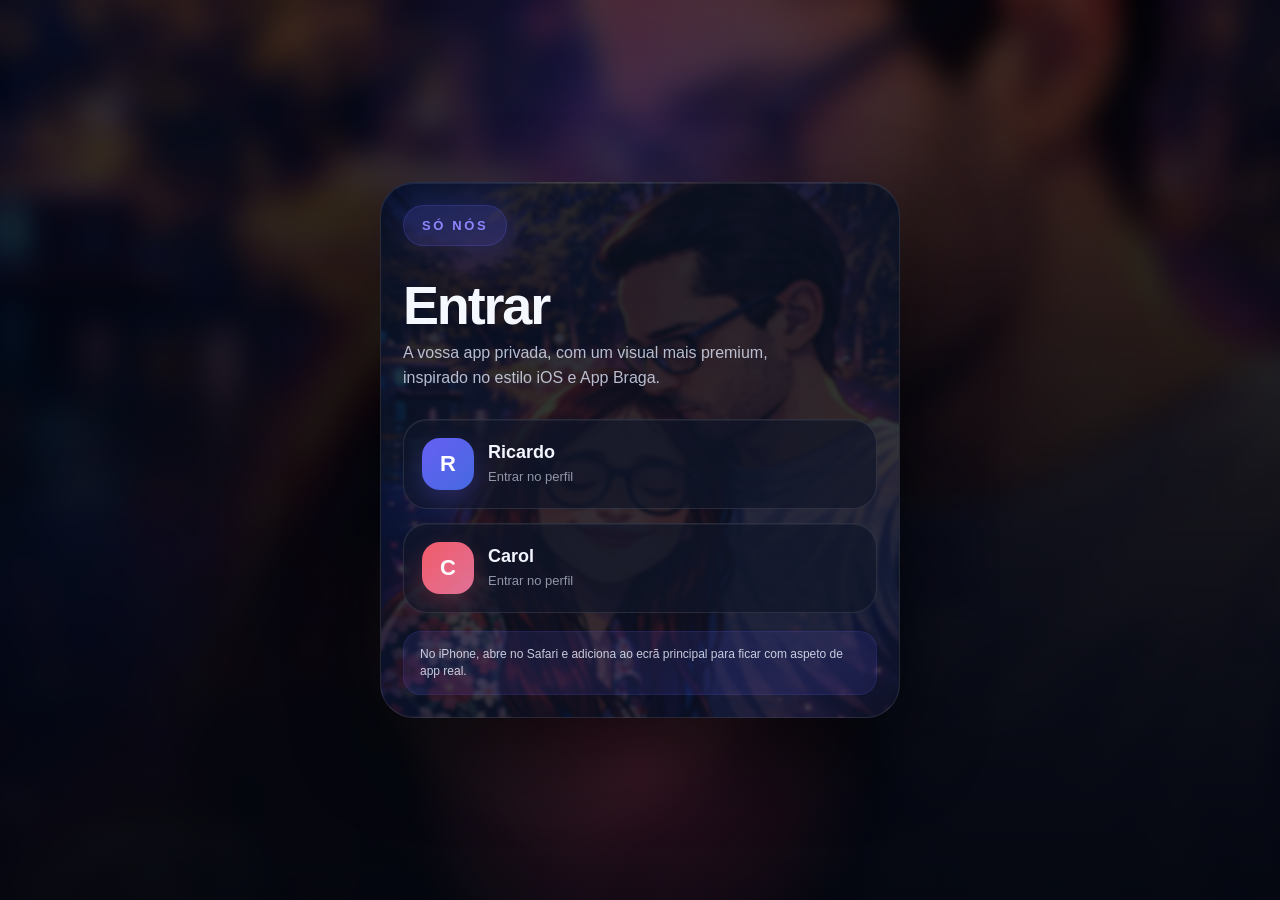
<file: index.html>
<!DOCTYPE html>
<html lang="pt">
<head>
  <meta charset="UTF-8">
  <meta name="viewport" content="width=device-width,initial-scale=1,maximum-scale=1,user-scalable=no,viewport-fit=cover">
  <title>Início - Só Nós</title>
  <link rel="stylesheet" href="style.css">
  <link rel="manifest" href="manifest.json">
  <meta name="apple-mobile-web-app-capable" content="yes">
  <meta name="apple-mobile-web-app-status-bar-style" content="black-translucent">
  <meta name="apple-mobile-web-app-title" content="Só Nós">
  <meta name="theme-color" content="#070b14">
  <link rel="apple-touch-icon" href="icon-180.png">
</head>
<body data-page="dashboard" data-requires-login="true">
  <div class="app-shell">
    <aside class="sidebar">
      <div class="brand-card">
        <p class="eyebrow">SÓ NÓS</p>
        <h1>Lista<br>Privada</h1>
        <p>Uma experiência premium para gerir a vossa lista em conjunto.</p>
        <div class="user-chip">
          <div class="avatar" data-user-initial>U</div>
          <div>
            <strong data-user-name>Utilizador</strong>
            <div style="color:var(--muted);font-size:13px">Sessão ativa</div>
          </div>
        </div>
      </div>

      <nav class="side-nav">
        <a class="nav-link" data-nav="dashboard" href="index.html">🏠 Início</a>
        <a class="nav-link" data-nav="add" href="add.html">➕ Adicionar</a>
        <a class="nav-link" data-nav="list" href="list.html">🧺 Lista</a>
        <a class="nav-link" data-nav="history" href="history.html">📜 Histórico</a>
      </nav>

      <div class="side-footer">
        <button class="side-btn danger" data-logout>Sair</button>
      </div>
    </aside>

    <main class="main">
      <header class="topbar">
        <div class="page-title">
          <h2 data-page-title>Início</h2>
          <p data-page-sub>Estado atual minimalista da vossa lista.</p>
        </div>
        <div class="top-actions"></div>
      </header>

      <div class="grid">
        <section class="panel">
          <div class="panel-head">
            <div>
              <h3>Perfil ativo</h3>
              <p>Quem está a usar a app agora</p>
            </div>
            <span class="badge">Online</span>
          </div>
          <div class="user-chip" style="margin-top:0">
            <div class="avatar" data-user-initial>U</div>
            <div>
              <strong data-user-name>Utilizador</strong>
              <div style="color:var(--muted);font-size:13px">Lista partilhada ativa</div>
            </div>
          </div>
        </section>

        <section class="hero-card">
          <div>
            <h3>Dashboard da lista partilhada</h3>
            <p>Um resumo mais limpo, rápido e com foco no que interessa.</p>
            <div class="hero-actions">
              <a class="primary-btn" href="add.html">Adicionar produto</a>
              <a class="secondary-btn" href="list.html">Abrir lista</a>
              <a class="ghost-btn" href="history.html">Ver histórico</a>
            </div>
          </div>
          <div class="panel" style="padding:16px">
            <div class="panel-head">
              <div>
                <h3>Estado atual</h3>
                <p>Contagem rápida dos itens</p>
              </div>
              <span class="badge">Live</span>
            </div>
            <div id="statsGrid" class="stats-grid"></div>
          </div>
        </section>
      </div>
    </main>
  </div>

  <nav class="bottom-nav">
    <div class="bottom-nav-grid">
      <a class="bottom-link" data-nav="dashboard" href="index.html">Início</a>
      <a class="bottom-link" data-nav="add" href="add.html">Adicionar</a>
      <a class="bottom-link" data-nav="list" href="list.html">Lista</a>
      <a class="bottom-link" data-nav="history" href="history.html">Histórico</a>
    </div>
  </nav>

  <script src="shared.js"></script>
  <script>
    fillShell('Início','Estado atual minimalista da vossa lista.');
    renderStats('statsGrid');
  </script>
</body>
</html>
</file>
<file: style.css>
*{box-sizing:border-box;-webkit-tap-highlight-color:transparent}
:root{
  --bg:#0b1220;
  --bg-soft:#0f1728;
  --card:#121c2e;
  --card-2:#17243a;
  --line:rgba(255,255,255,.08);
  --text:#eef4ff;
  --muted:#95a6c4;
  --accent:#6c63ff;
  --accent-soft:rgba(108,99,255,.16);
  --success:#24c26a;
  --warning:#ffbf47;
  --danger:#ff5c6c;
  --shadow:0 20px 60px rgba(0,0,0,.32);
  --radius:24px;
}
body.light{
  --bg:#eef3fb;
  --bg-soft:#f5f7fc;
  --card:#ffffff;
  --card-2:#f4f7fc;
  --line:rgba(17,24,39,.08);
  --text:#152238;
  --muted:#6e7d96;
  --accent:#5a54f9;
  --accent-soft:rgba(90,84,249,.12);
  --success:#1ea95e;
  --warning:#d49422;
  --danger:#d94b5a;
  --shadow:0 18px 45px rgba(32,49,89,.12);
}
html,body{margin:0;padding:0;background:linear-gradient(180deg,var(--bg),var(--bg-soft));color:var(--text);font-family:Inter,Arial,sans-serif;min-height:100%}
body{overflow-x:hidden}
a{text-decoration:none;color:inherit}
.hidden{display:none!important}

.login-body{min-height:100vh;display:flex;align-items:center;justify-content:center;padding:24px}
.login-wrap{width:min(980px,100%);display:grid;grid-template-columns:1.05fr .95fr;gap:18px}
.login-brand,.login-panel{
  background:linear-gradient(180deg,var(--card),var(--card-2));
  border:1px solid var(--line);
  border-radius:32px;
  box-shadow:var(--shadow);
}
.login-brand{padding:28px;display:flex;flex-direction:column;justify-content:space-between;min-height:620px}
.logo-badge{display:inline-flex;align-items:center;gap:10px;background:var(--accent-soft);color:var(--accent);padding:10px 14px;border-radius:999px;font-size:13px;font-weight:800;letter-spacing:.08em;text-transform:uppercase}
.login-title{margin:24px 0 10px;font-size:42px;line-height:1.02}
.login-sub{color:var(--muted);font-size:16px;max-width:520px}
.feature-grid{display:grid;grid-template-columns:1fr 1fr;gap:12px;margin-top:26px}
.feature-card{background:rgba(255,255,255,.03);border:1px solid var(--line);border-radius:22px;padding:16px}
.feature-card strong{display:block;font-size:26px;margin-bottom:6px}
.feature-card span{color:var(--muted);font-size:13px}
.login-panel{padding:26px}
.panel-top{display:flex;align-items:center;justify-content:space-between;gap:12px;margin-bottom:18px}
.theme-toggle{width:48px;height:48px;border:none;border-radius:18px;background:var(--bg-soft);color:var(--text);cursor:pointer}
.login-card{background:rgba(255,255,255,.03);border:1px solid var(--line);border-radius:26px;padding:22px}
.login-card h2{margin:0 0 8px;font-size:28px}
.login-card p{margin:0;color:var(--muted)}
.user-grid{display:grid;grid-template-columns:1fr 1fr;gap:12px;margin-top:20px}
.user-btn{
  display:flex;align-items:center;gap:12px;border:none;cursor:pointer;
  background:var(--bg-soft);border-radius:22px;padding:16px;color:var(--text);border:1px solid var(--line)
}
.avatar{
  width:44px;height:44px;border-radius:16px;display:flex;align-items:center;justify-content:center;
  background:var(--accent-soft);color:var(--accent);font-size:22px;font-weight:700
}
.user-btn strong{display:block;text-align:left}
.user-btn span{display:block;color:var(--muted);font-size:12px;text-align:left}
.info-strip{margin-top:16px;padding:14px 16px;border-radius:18px;background:var(--accent-soft);color:var(--text);font-size:14px}
.install-note{margin-top:16px;color:var(--muted);font-size:13px;line-height:1.5}

.app-shell{
  min-height:100vh;display:grid;grid-template-columns:280px minmax(0,1fr);
}
.sidebar{
  position:sticky;top:0;height:100vh;padding:20px 16px 16px;
  background:rgba(9,14,24,.72);backdrop-filter:blur(16px);border-right:1px solid var(--line)
}
body.light .sidebar{background:rgba(255,255,255,.72)}
.brand-card{
  background:linear-gradient(180deg,var(--card),var(--card-2));border:1px solid var(--line);
  border-radius:28px;padding:18px;box-shadow:var(--shadow)
}
.brand-card .eyebrow{font-size:12px;letter-spacing:.18em;text-transform:uppercase;color:var(--accent);font-weight:800;margin:0 0 8px}
.brand-card h1{font-size:28px;line-height:1.05;margin:0}
.brand-card p{margin:10px 0 0;color:var(--muted);font-size:14px}
.user-chip{
  display:flex;align-items:center;gap:12px;margin-top:16px;padding:12px;border-radius:20px;background:var(--bg-soft);border:1px solid var(--line)
}
.user-chip .avatar{width:38px;height:38px;border-radius:14px}
.side-nav{display:grid;gap:10px;margin-top:18px}
.nav-link{
  display:flex;align-items:center;gap:12px;padding:14px 16px;border-radius:18px;background:transparent;
  color:var(--muted);font-weight:700;border:1px solid transparent
}
.nav-link.active{background:var(--accent-soft);color:var(--accent);border-color:rgba(108,99,255,.12)}
.nav-link:hover{background:rgba(255,255,255,.03);color:var(--text)}
.side-footer{margin-top:18px;display:grid;gap:10px}
.side-btn{
  width:100%;border:none;border-radius:18px;padding:14px 16px;background:var(--card);color:var(--text);cursor:pointer;font-weight:700;border:1px solid var(--line)
}
.side-btn.danger{color:var(--danger)}
.main{padding:20px 20px 110px;min-width:0}
.topbar{display:flex;align-items:center;justify-content:space-between;gap:14px;margin-bottom:16px}
.page-title h2{margin:0;font-size:30px}
.page-title p{margin:8px 0 0;color:var(--muted)}
.top-actions{display:flex;gap:10px}
.icon-btn{
  width:48px;height:48px;border:none;border-radius:18px;background:var(--card);
  color:var(--text);border:1px solid var(--line);cursor:pointer;box-shadow:var(--shadow)
}
.grid{display:grid;gap:14px}
.stats-grid{display:grid;grid-template-columns:repeat(4,1fr);gap:12px}
.stat-card,.panel,.hero-card{
  background:linear-gradient(180deg,var(--card),var(--card-2));
  border:1px solid var(--line);border-radius:28px;box-shadow:var(--shadow)
}
.stat-card{padding:18px}
.stat-card span{display:block;color:var(--muted);font-size:13px;margin-bottom:8px}
.stat-card strong{font-size:32px}
.hero-card{padding:20px;display:grid;grid-template-columns:1.2fr .8fr;gap:16px}
.hero-card h3{margin:0 0 10px;font-size:28px}
.hero-card p{margin:0;color:var(--muted);line-height:1.55}
.hero-actions{display:flex;gap:10px;flex-wrap:wrap;margin-top:16px}
.primary-btn,.secondary-btn,.danger-btn,.ghost-btn{
  border:none;border-radius:18px;padding:14px 18px;font-size:15px;font-weight:800;cursor:pointer
}
.primary-btn{background:var(--accent);color:#fff}
.secondary-btn{background:var(--accent-soft);color:var(--text)}
.danger-btn{background:rgba(255,92,108,.14);color:var(--danger)}
.ghost-btn{background:var(--bg-soft);color:var(--text);border:1px solid var(--line)}
.panel{padding:18px}
.panel-head{display:flex;align-items:end;justify-content:space-between;gap:12px;margin-bottom:14px}
.panel-head h3{margin:0 0 6px;font-size:22px}
.panel-head p{margin:0;color:var(--muted)}
.badge{display:inline-flex;align-items:center;justify-content:center;padding:8px 12px;border-radius:999px;background:var(--accent-soft);color:var(--accent);font-size:13px;font-weight:800}
.form-grid,.filters-grid,.quick-grid{display:grid;grid-template-columns:repeat(2,1fr);gap:12px}
.quick-grid.three{grid-template-columns:repeat(3,1fr)}
.field{display:flex;flex-direction:column;gap:8px}
.field label{font-size:13px;font-weight:700;color:var(--muted)}
input,select,textarea{
  width:100%;background:var(--bg-soft);color:var(--text);border:1px solid var(--line);
  border-radius:18px;padding:14px 15px;font-size:16px;outline:none;resize:vertical
}
textarea{min-height:96px}
.actions-row{display:flex;flex-wrap:wrap;gap:10px;margin-top:14px}
.shopping-list,.history-list{display:grid;gap:10px}
.item-card{
  display:grid;grid-template-columns:auto 1fr auto;gap:12px;align-items:flex-start;
  padding:14px;border-radius:22px;background:var(--bg-soft);border:1px solid var(--line)
}
.item-card.highlight{background:linear-gradient(180deg,rgba(36,194,106,.10),var(--bg-soft));border-color:rgba(36,194,106,.24)}
.item-card.done .item-title{text-decoration:line-through;opacity:.7}
.check-btn{
  width:28px;height:28px;border-radius:999px;border:2px solid var(--line);background:transparent;cursor:pointer;margin-top:2px
}
.item-card.done .check-btn{background:var(--success);border-color:var(--success)}
.item-main{min-width:0}
.item-title-row{display:flex;align-items:center;gap:8px;flex-wrap:wrap}
.item-title{font-size:17px;font-weight:800}
.pill{display:inline-flex;align-items:center;padding:6px 9px;border-radius:999px;font-size:11px;font-weight:800;border:1px solid var(--line)}
.pill.store{color:var(--accent);background:var(--accent-soft)}
.pill.high{color:#fff;background:rgba(255,191,71,.22)}
.pill.normal,.pill.low{color:var(--muted)}
.item-meta,.history-meta{margin-top:8px;display:flex;gap:8px 14px;flex-wrap:wrap;font-size:13px;color:var(--muted)}
.item-notes{margin-top:10px;font-size:14px;line-height:1.45}
.item-actions{display:flex;gap:8px}
.mini-btn{
  width:40px;height:40px;border:none;border-radius:14px;background:var(--card);color:var(--text);cursor:pointer;border:1px solid var(--line)
}
.mini-btn.delete{color:var(--danger)}
.empty-state{text-align:center;padding:30px 18px;border-radius:22px;background:var(--bg-soft);border:1px dashed var(--line)}
.empty-state .empty-icon{font-size:38px;margin-bottom:10px}
.bottom-nav{
  display:none;position:fixed;left:50%;transform:translateX(-50%);bottom:14px;z-index:30;
  width:min(900px,calc(100% - 24px));padding:10px;border-radius:24px;
  background:rgba(10,15,24,.86);backdrop-filter:blur(18px);border:1px solid var(--line);box-shadow:var(--shadow)
}
body.light .bottom-nav{background:rgba(255,255,255,.86)}
.bottom-nav-grid{display:grid;grid-template-columns:repeat(4,1fr);gap:10px}
.bottom-link{
  min-height:50px;border-radius:18px;display:flex;align-items:center;justify-content:center;
  color:var(--muted);font-weight:800;background:transparent;border:1px solid transparent
}
.bottom-link.active{background:var(--accent-soft);color:var(--accent)}
.split-grid{display:grid;grid-template-columns:1fr 1fr;gap:14px}
.history-day{padding:16px;border-radius:22px;background:var(--bg-soft);border:1px solid var(--line)}
.history-day h4{margin:0 0 12px}
.history-total{margin-top:10px;color:var(--muted);font-weight:700}
@media (max-width:1024px){
  .app-shell{grid-template-columns:1fr}
  .sidebar{display:none}
  .main{padding-bottom:110px}
  .bottom-nav{display:block}
}
@media (max-width:760px){
  .login-wrap,.hero-card,.split-grid,.stats-grid,.quick-grid.three,.user-grid,.form-grid,.filters-grid{grid-template-columns:1fr}
  .login-brand{min-height:auto}
  .page-title h2{font-size:25px}
  .hero-card h3{font-size:23px}
  .topbar{align-items:flex-start;flex-direction:column}
}

.login-card{max-width:520px;margin:0 auto}
.user-grid{grid-template-columns:1fr 1fr}
.login-panel{display:flex;flex-direction:column;justify-content:center}


html, body{
  background:#0b1220;
}

body{
  padding-top: env(safe-area-inset-top);
}

.login-body{
  padding-top:max(24px, env(safe-area-inset-top));
  background:
    radial-gradient(circle at top center, rgba(108,99,255,.16), transparent 35%),
    linear-gradient(180deg, #07101f 0%, #0b1220 100%);
}

.login-brand{
  min-height:auto;
}

.login-title{
  font-size:48px;
  line-height:1.02;
  max-width:420px;
}

.login-sub{
  max-width:340px;
  margin-top:14px;
}

@media (max-width:760px){
  .login-wrap{
    grid-template-columns:1fr;
  }
  .login-brand{
    padding:22px;
  }
  .login-title{
    font-size:34px;
  }
  .login-sub{
    font-size:15px;
  }
}


/* PREMIUM LOGIN */
.login-premium-body{
  min-height:100vh;
  padding:0;
  margin:0;
  overflow:hidden;
  background:#070b14;
}
.login-premium-bg{
  position:fixed;
  inset:0;
  background:
    linear-gradient(180deg, rgba(5,8,18,.22), rgba(5,8,18,.72)),
    url('login-bg.jpg') center center / cover no-repeat;
  transform:scale(1.06);
}
.login-premium-overlay{
  position:fixed;
  inset:0;
  background:
    radial-gradient(circle at 50% 15%, rgba(108,99,255,.22), transparent 30%),
    radial-gradient(circle at 50% 85%, rgba(255,70,110,.16), transparent 24%),
    linear-gradient(180deg, rgba(4,7,15,.18) 0%, rgba(4,7,15,.60) 50%, rgba(4,7,15,.85) 100%);
  backdrop-filter: blur(6px);
}
.login-premium-shell{
  position:relative;
  z-index:2;
  min-height:100vh;
  display:flex;
  align-items:center;
  justify-content:center;
  padding:
    max(18px, env(safe-area-inset-top))
    18px
    max(18px, env(safe-area-inset-bottom));
}
.login-premium-card{
  width:min(520px, 100%);
  border-radius:34px;
  overflow:hidden;
  border:1px solid rgba(255,255,255,.10);
  background:
    linear-gradient(180deg, rgba(12,18,34,.84), rgba(12,18,34,.72)),
    url('login-panel.jpg') center center / cover no-repeat;
  box-shadow:
    0 30px 90px rgba(0,0,0,.45),
    inset 0 1px 0 rgba(255,255,255,.08);
  backdrop-filter: blur(22px);
}
.login-premium-top{
  padding:22px 22px 0;
}
.premium-badge{
  display:inline-flex;
  align-items:center;
  justify-content:center;
  padding:12px 18px;
  border-radius:999px;
  font-size:13px;
  letter-spacing:.2em;
  font-weight:900;
  color:#8e86ff;
  background:rgba(108,99,255,.18);
  border:1px solid rgba(108,99,255,.20);
  box-shadow:0 0 28px rgba(108,99,255,.16);
}
.login-premium-content{
  padding:26px 22px 22px;
}
.login-premium-copy h1{
  margin:8px 0 10px;
  font-size:54px;
  line-height:.95;
  letter-spacing:-.04em;
  color:#f6f8ff;
  text-shadow:0 8px 30px rgba(0,0,0,.30);
}
.login-premium-copy p{
  margin:0;
  font-size:16px;
  line-height:1.55;
  color:rgba(230,236,255,.78);
  max-width:420px;
}
.login-premium-users{
  display:grid;
  gap:14px;
  margin-top:28px;
}
.premium-user-btn{
  display:flex;
  align-items:center;
  gap:14px;
  width:100%;
  padding:18px;
  border-radius:24px;
  border:1px solid rgba(255,255,255,.10);
  background:rgba(16,22,40,.70);
  color:#f3f6ff;
  cursor:pointer;
  box-shadow:
    0 0 0 rgba(108,99,255,0),
    inset 0 1px 0 rgba(255,255,255,.05);
  transition:transform .18s ease, box-shadow .18s ease, border-color .18s ease, background .18s ease;
}
.premium-user-btn:hover,
.premium-user-btn:active{
  transform:translateY(-1px) scale(1.01);
}
.premium-user-btn.ricardo:hover,
.premium-user-btn.ricardo:active{
  border-color:rgba(108,99,255,.45);
  box-shadow:
    0 0 26px rgba(108,99,255,.25),
    0 12px 28px rgba(108,99,255,.14);
  background:rgba(20,28,54,.86);
}
.premium-user-btn.carol:hover,
.premium-user-btn.carol:active{
  border-color:rgba(255,95,108,.45);
  box-shadow:
    0 0 26px rgba(255,95,108,.22),
    0 12px 28px rgba(255,95,108,.12);
  background:rgba(28,20,42,.86);
}
.premium-avatar{
  width:52px;
  height:52px;
  border-radius:18px;
  display:flex;
  align-items:center;
  justify-content:center;
  font-size:22px;
  font-weight:900;
  color:#fff;
  background:linear-gradient(135deg, rgba(108,99,255,.95), rgba(78,120,255,.85));
  box-shadow:0 10px 24px rgba(108,99,255,.24);
  flex:none;
}
.premium-user-btn.carol .premium-avatar{
  background:linear-gradient(135deg, rgba(255,95,108,.95), rgba(255,128,170,.86));
  box-shadow:0 10px 24px rgba(255,95,108,.22);
}
.premium-user-text{
  display:flex;
  flex-direction:column;
  align-items:flex-start;
  text-align:left;
}
.premium-user-text strong{
  font-size:18px;
  line-height:1.1;
}
.premium-user-text small{
  margin-top:6px;
  font-size:13px;
  color:rgba(230,236,255,.60);
}
.login-premium-note{
  margin-top:18px;
  padding:14px 16px;
  border-radius:18px;
  background:rgba(108,99,255,.12);
  border:1px solid rgba(108,99,255,.12);
  color:rgba(236,241,255,.82);
  line-height:1.45;
  font-size:13px;
}
@media (max-width: 640px){
  .login-premium-shell{
    align-items:flex-end;
    padding-left:14px;
    padding-right:14px;
    padding-bottom:max(14px, env(safe-area-inset-bottom));
  }
  .login-premium-card{
    width:100%;
    border-radius:30px;
  }
  .login-premium-copy h1{
    font-size:42px;
  }
  .login-premium-copy p{
    font-size:15px;
  }
}


/* PREMIUM APP PAGES */
.app-shell{
  min-height:100vh;
  background:
    linear-gradient(180deg, rgba(7,11,20,.76), rgba(7,11,20,.94)),
    url('login-bg.jpg') center center / cover no-repeat;
  background-attachment:fixed;
}
.main{
  position:relative;
}
.main::before{
  content:"";
  position:fixed;
  inset:0;
  background:
    radial-gradient(circle at 10% 10%, rgba(108,99,255,.08), transparent 24%),
    radial-gradient(circle at 90% 20%, rgba(255,95,108,.06), transparent 20%);
  pointer-events:none;
  z-index:0;
}
.topbar,.grid,.panel,.hero-card,.stats-grid,.shopping-list,.history-list,.split-grid{
  position:relative;
  z-index:1;
}
.sidebar{
  background:rgba(7,11,20,.84);
  backdrop-filter:blur(18px);
}
.brand-card{
  background:rgba(12,18,34,.82);
  border:1px solid rgba(255,255,255,.08);
  box-shadow:0 24px 70px rgba(0,0,0,.36), inset 0 1px 0 rgba(255,255,255,.05);
  backdrop-filter:blur(18px);
}
.brand-card .eyebrow{
  color:#8e86ff;
}
.brand-card h1{
  color:#f5f7ff;
}
.user-chip{
  background:rgba(16,22,40,.68);
  border:1px solid rgba(255,255,255,.08);
}
.nav-link{
  background:rgba(255,255,255,.02);
  border:1px solid transparent;
}
.nav-link.active{
  color:#9b94ff;
  background:rgba(108,99,255,.14);
  border-color:rgba(108,99,255,.16);
  box-shadow:0 0 18px rgba(108,99,255,.12);
}
.side-btn{
  background:rgba(16,22,40,.78);
  border:1px solid rgba(255,255,255,.08);
}
.page-title h2{
  font-size:34px;
  letter-spacing:-.04em;
  color:#f7f9ff;
}
.page-title p{
  color:rgba(230,236,255,.64);
}
.hero-card,.panel,.stat-card{
  background:rgba(12,18,34,.76);
  border:1px solid rgba(255,255,255,.08);
  box-shadow:
    0 24px 70px rgba(0,0,0,.34),
    inset 0 1px 0 rgba(255,255,255,.04);
  backdrop-filter:blur(18px);
}
.hero-card{
  overflow:hidden;
}
.hero-card h3{
  font-size:34px;
  line-height:1.02;
  letter-spacing:-.04em;
  color:#f7f9ff;
}
.hero-card p,.panel-head p,.item-meta,.history-meta{
  color:rgba(230,236,255,.64);
}
.stat-card strong{
  color:#f7f9ff;
}
.badge{
  color:#9a93ff;
  background:rgba(108,99,255,.12);
  border:1px solid rgba(108,99,255,.10);
  box-shadow:0 0 20px rgba(108,99,255,.08);
}
.primary-btn,.secondary-btn,.danger-btn,.ghost-btn,.side-btn,.mini-btn,.icon-btn,.bottom-link{
  transition:transform .18s ease, box-shadow .18s ease, border-color .18s ease, background .18s ease;
}
.primary-btn{
  background:linear-gradient(135deg, #6c63ff, #4e78ff);
  box-shadow:0 12px 26px rgba(108,99,255,.22), 0 0 26px rgba(108,99,255,.14);
}
.primary-btn:hover,.primary-btn:active{
  transform:translateY(-1px);
  box-shadow:0 18px 32px rgba(108,99,255,.28), 0 0 34px rgba(108,99,255,.20);
}
.secondary-btn{
  background:rgba(108,99,255,.12);
  border:1px solid rgba(108,99,255,.14);
}
.secondary-btn:hover,.ghost-btn:hover,.side-btn:hover,.mini-btn:hover{
  transform:translateY(-1px);
}
.ghost-btn{
  background:rgba(255,255,255,.04);
  border:1px solid rgba(255,255,255,.08);
}
.danger-btn{
  background:rgba(255,95,108,.12);
  border:1px solid rgba(255,95,108,.14);
}
input,select,textarea{
  background:rgba(16,22,40,.72);
  border:1px solid rgba(255,255,255,.08);
  color:#f2f6ff;
}
input::placeholder, textarea::placeholder{
  color:rgba(230,236,255,.42);
}
.item-card,.history-day{
  background:rgba(16,22,40,.62);
  border:1px solid rgba(255,255,255,.08);
  box-shadow:inset 0 1px 0 rgba(255,255,255,.03);
}
.item-card.highlight{
  background:linear-gradient(180deg, rgba(108,99,255,.12), rgba(16,22,40,.72));
  border-color:rgba(108,99,255,.18);
  box-shadow:0 0 22px rgba(108,99,255,.10);
}
.check-btn{
  border-color:rgba(255,255,255,.14);
}
.item-card.done .check-btn{
  box-shadow:0 0 18px rgba(36,194,106,.24);
}
.pill.store{
  color:#9b94ff;
  background:rgba(108,99,255,.14);
  border-color:rgba(108,99,255,.10);
}
.pill.high{
  background:rgba(255,191,71,.14);
  border-color:rgba(255,191,71,.16);
}
.bottom-nav{
  background:rgba(10,15,24,.90);
}
.bottom-link.active{
  color:#9b94ff;
  background:rgba(108,99,255,.14);
  box-shadow:0 0 18px rgba(108,99,255,.10);
}
.empty-state{
  background:rgba(16,22,40,.52);
  border:1px dashed rgba(255,255,255,.10);
}
@media (max-width:760px){
  .page-title h2{
    font-size:28px;
  }
  .hero-card h3{
    font-size:28px;
  }
}


/* PREMIUM V2 */
html, body{
  scroll-behavior:smooth;
}
.main{
  padding-top:max(16px, env(safe-area-inset-top));
}
.topbar{
  margin-bottom:12px;
}
.page-title h2{
  font-size:30px;
}
.page-title p{
  font-size:14px;
}
.panel, .hero-card, .stat-card, .brand-card, .item-card, .history-day{
  border-radius:24px;
}
.hero-card{
  gap:12px;
}
.hero-card h3{
  font-size:30px;
}
.panel{
  padding:16px;
}
.panel-head{
  margin-bottom:12px;
}
.actions-row{
  gap:8px;
}
.primary-btn,.secondary-btn,.danger-btn,.ghost-btn{
  min-height:50px;
  border-radius:16px;
}
input,select,textarea{
  min-height:50px;
  border-radius:16px;
}
textarea{
  min-height:88px;
}
.bottom-nav{
  width:min(760px, calc(100% - 20px));
  bottom:max(10px, env(safe-area-inset-bottom));
  border-radius:22px;
  padding:8px;
}
.bottom-link{
  min-height:48px;
  font-size:14px;
}
.item-card{
  padding:12px;
  gap:10px;
}
.item-title{
  font-size:16px;
}
.item-meta,.history-meta{
  font-size:12px;
}
.mini-btn{
  width:38px;
  height:38px;
  border-radius:12px;
}
.check-btn{
  width:26px;
  height:26px;
}
.login-premium-note{
  font-size:12px;
}
.section-stack{
  display:grid;
  gap:14px;
}
.list-split{
  display:grid;
  gap:14px;
}
.section-label{
  display:flex;
  align-items:center;
  justify-content:space-between;
  gap:10px;
  margin-bottom:10px;
}
.section-label h4{
  margin:0;
  font-size:18px;
  letter-spacing:-.02em;
}
.section-label span{
  color:rgba(230,236,255,.64);
  font-size:12px;
  font-weight:700;
}
.quick-add{
  display:grid;
  grid-template-columns:1fr auto;
  gap:10px;
}
.quick-add input{
  min-width:0;
}
.fade-in-up{
  animation:fadeInUp .35s ease both;
}
@keyframes fadeInUp{
  from{opacity:0; transform:translateY(10px)}
  to{opacity:1; transform:translateY(0)}
}
@media (max-width:760px){
  .main{
    padding:14px 14px 105px;
    padding-top:max(14px, env(safe-area-inset-top));
  }
  .page-title h2{
    font-size:26px;
  }
  .hero-card h3{
    font-size:25px;
  }
  .panel, .hero-card{
    border-radius:22px;
  }
  .quick-add{
    grid-template-columns:1fr;
  }
}
</file>
